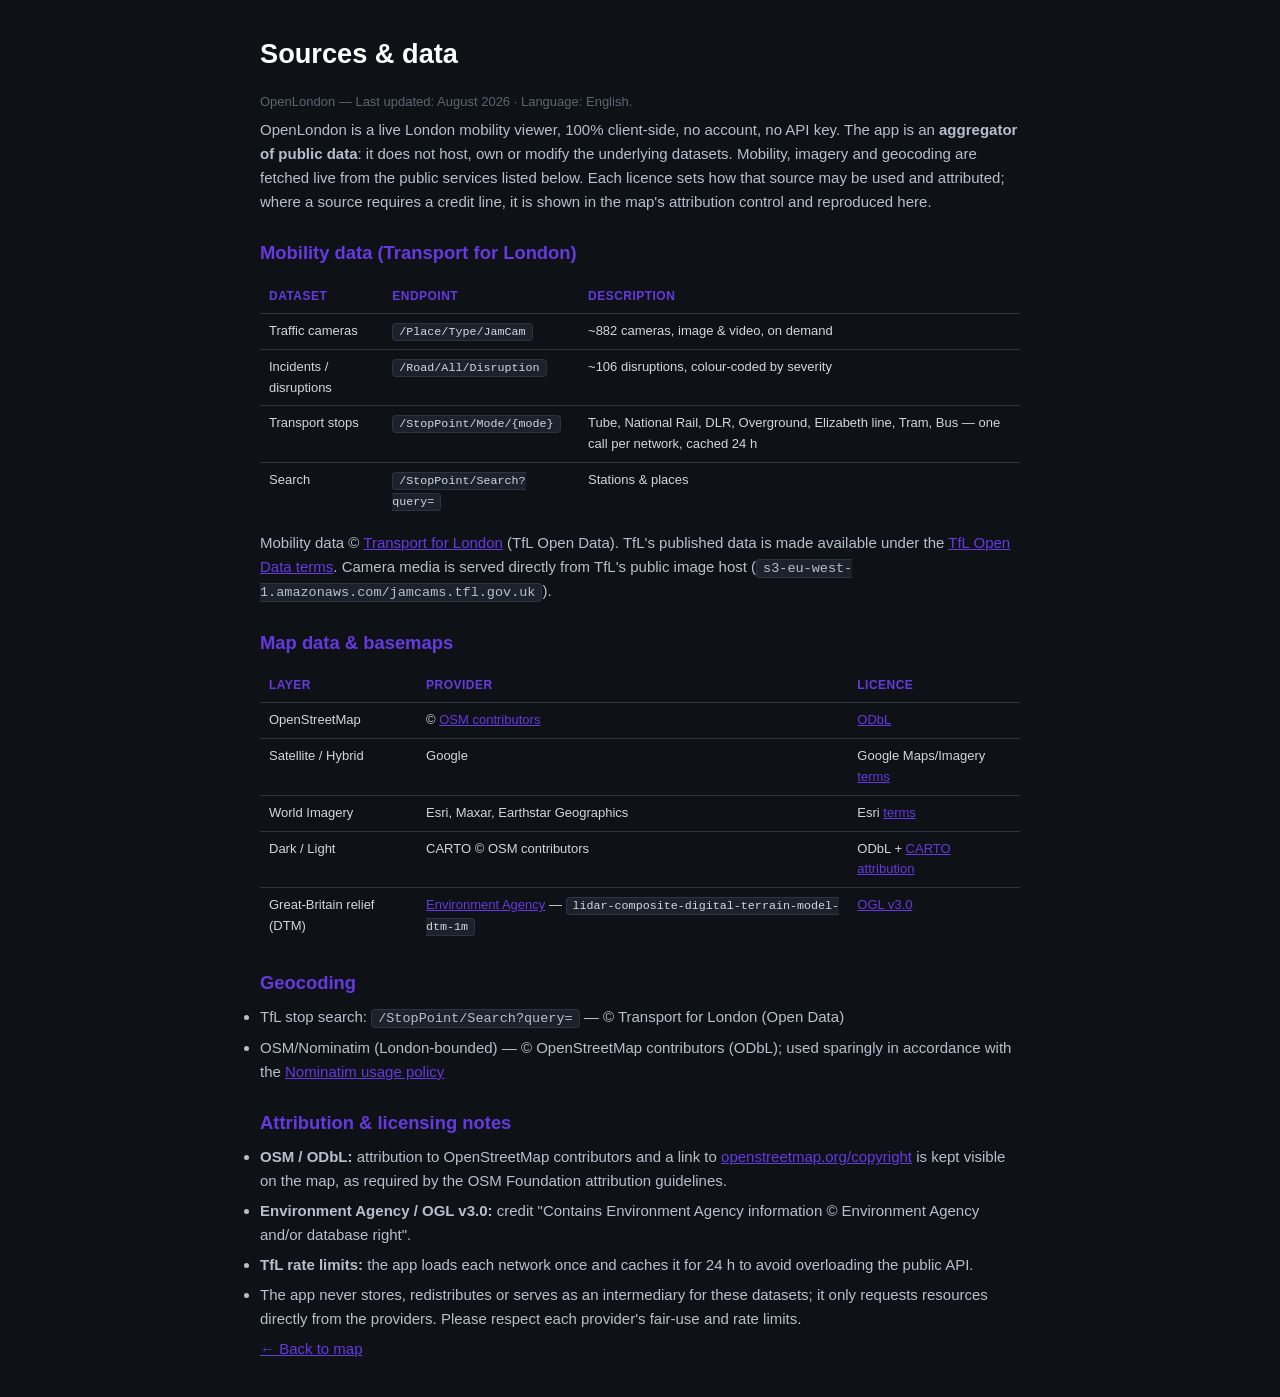
<file: data.html>
<!DOCTYPE html>
<html lang="en">
<head>
  <meta charset="UTF-8">
  <meta name="viewport" content="width=device-width, initial-scale=1.0">
  <title>OpenLondon · Sources & data</title>
  <link rel="stylesheet" href="css/simple.css">
</head>
<body>
<main>
  <h1>Sources &amp; data</h1>
  <p class="meta">OpenLondon — Last updated: August 2026 · Language: English.</p>

  <p>OpenLondon is a live London mobility viewer, 100% client-side, no account, no API key. The app is an <strong>aggregator of public data</strong>: it does not host, own or modify the underlying datasets. Mobility, imagery and geocoding are fetched live from the public services listed below. Each licence sets how that source may be used and attributed; where a source requires a credit line, it is shown in the map's attribution control and reproduced here.</p>

  <h2>Mobility data (Transport for London)</h2>
  <table>
    <tr><th>Dataset</th><th>Endpoint</th><th>Description</th></tr>
    <tr><td>Traffic cameras</td><td><code>/Place/Type/JamCam</code></td><td>~882 cameras, image &amp; video, on demand</td></tr>
    <tr><td>Incidents / disruptions</td><td><code>/Road/All/Disruption</code></td><td>~106 disruptions, colour-coded by severity</td></tr>
    <tr><td>Transport stops</td><td><code>/StopPoint/Mode/{mode}</code></td><td>Tube, National Rail, DLR, Overground, Elizabeth line, Tram, Bus — one call per network, cached 24 h</td></tr>
    <tr><td>Search</td><td><code>/StopPoint/Search?query=</code></td><td>Stations &amp; places</td></tr>
  </table>
  <p>Mobility data © <a href="https://tfl.gov.uk/info-for/open-data-users/" target="_blank" rel="noopener">Transport for London</a> (TfL Open Data). TfL's published data is made available under the <a href="https://tfl.gov.uk/info-for/open-data-users/our-open-data" target="_blank" rel="noopener">TfL Open Data terms</a>. Camera media is served directly from TfL's public image host (<code>s3-eu-west-1.amazonaws.com/jamcams.tfl.gov.uk</code>).</p>

  <h2>Map data &amp; basemaps</h2>
  <table>
    <tr><th>Layer</th><th>Provider</th><th>Licence</th></tr>
    <tr><td>OpenStreetMap</td><td>© <a href="https://www.openstreetmap.org/copyright" target="_blank" rel="noopener">OSM contributors</a></td><td><a href="https://opendatacommons.org/licenses/odbl/" target="_blank" rel="noopener">ODbL</a></td></tr>
    <tr><td>Satellite / Hybrid</td><td>Google</td><td>Google Maps/Imagery <a href="https://www.google.com/permissions/geoguidelines/" target="_blank" rel="noopener">terms</a></td></tr>
    <tr><td>World Imagery</td><td>Esri, Maxar, Earthstar Geographics</td><td>Esri <a href="https://www.esri.com/en-us/legal/terms" target="_blank" rel="noopener">terms</a></td></tr>
    <tr><td>Dark / Light</td><td>CARTO © OSM contributors</td><td>ODbL + <a href="https://carto.com/attributions" target="_blank" rel="noopener">CARTO attribution</a></td></tr>
    <tr><td>Great-Britain relief (DTM)</td><td><a href="https://environment.data.gov.uk/" target="_blank" rel="noopener">Environment Agency</a> — <code>lidar-composite-digital-terrain-model-dtm-1m</code></td><td><a href="https://www.nationalarchives.gov.uk/doc/open-government-licence/version/3/" target="_blank" rel="noopener">OGL v3.0</a></td></tr>
  </table>

  <h2>Geocoding</h2>
  <ul>
    <li>TfL stop search: <code>/StopPoint/Search?query=</code> — © Transport for London (Open Data)</li>
    <li>OSM/Nominatim (London-bounded) — © OpenStreetMap contributors (ODbL); used sparingly in accordance with the <a href="https://operations.osmfoundation.org/policies/nominatim/" target="_blank" rel="noopener">Nominatim usage policy</a></li>
  </ul>

  <h2>Attribution &amp; licensing notes</h2>
  <ul>
    <li><strong>OSM / ODbL:</strong> attribution to OpenStreetMap contributors and a link to <a href="https://www.openstreetmap.org/copyright" target="_blank" rel="noopener">openstreetmap.org/copyright</a> is kept visible on the map, as required by the OSM Foundation attribution guidelines.</li>
    <li><strong>Environment Agency / OGL v3.0:</strong> credit "Contains Environment Agency information © Environment Agency and/or database right".</li>
    <li><strong>TfL rate limits:</strong> the app loads each network once and caches it for 24 h to avoid overloading the public API.</li>
    <li>The app never stores, redistributes or serves as an intermediary for these datasets; it only requests resources directly from the providers. Please respect each provider's fair-use and rate limits.</li>
  </ul>

  <p><a href="index.html">← Back to map</a></p>
</main>
</body>
</html>
</file>
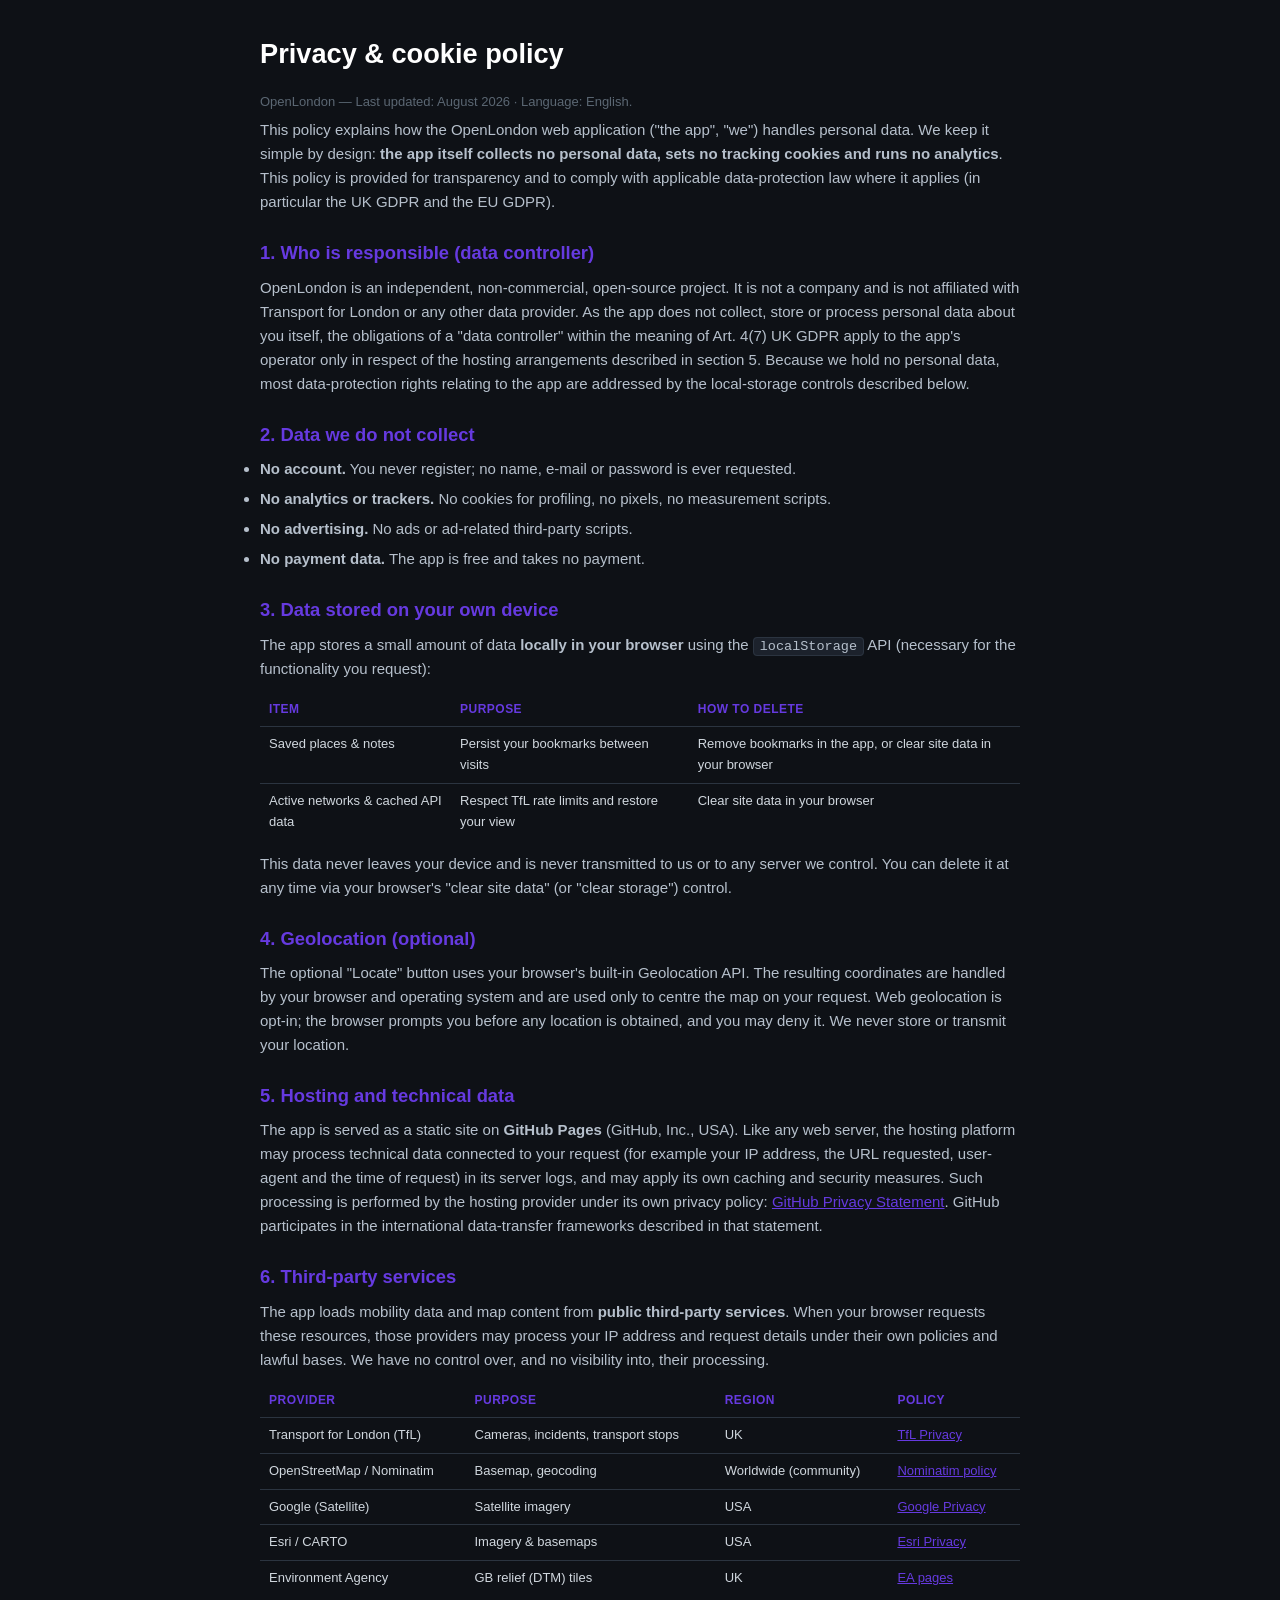
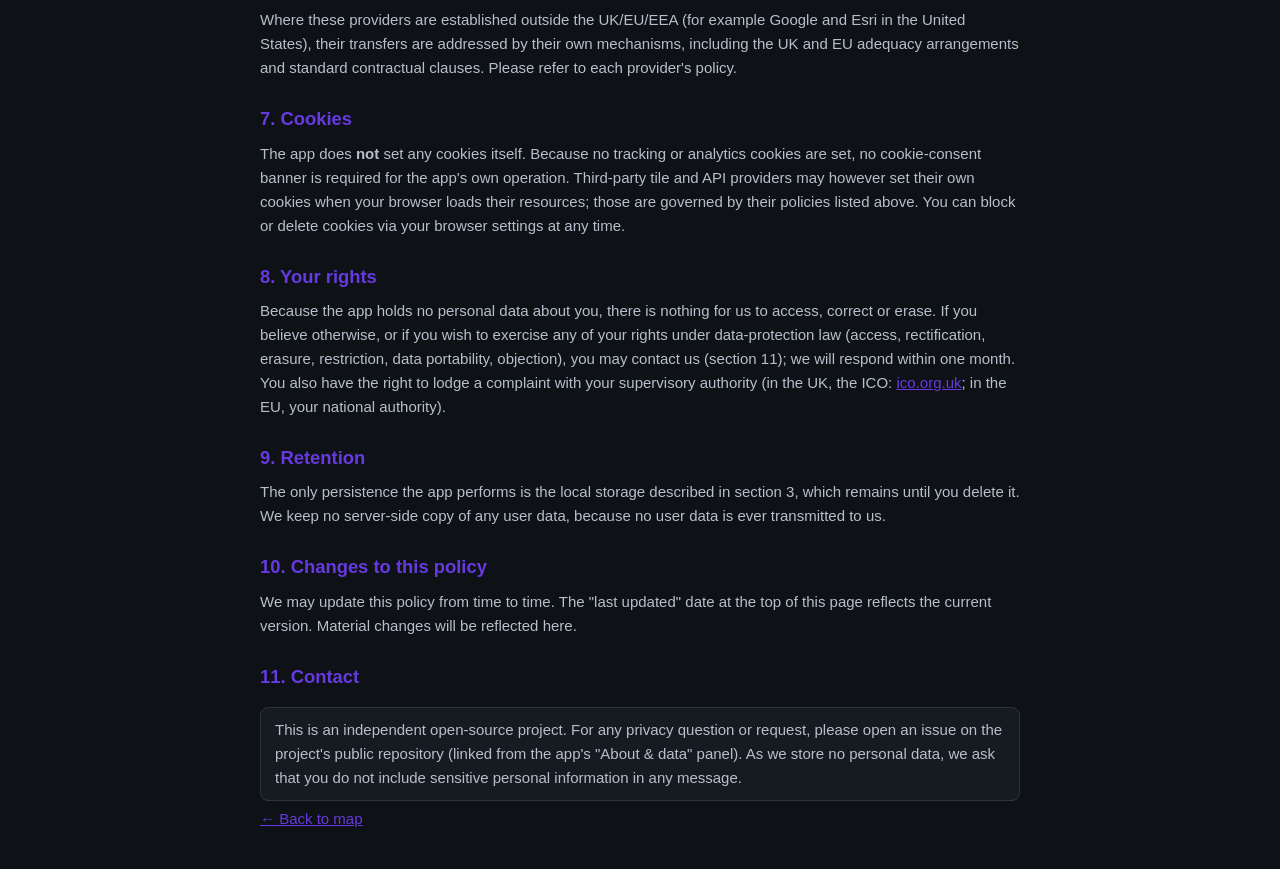
<file: privacy.html>
<!DOCTYPE html>
<html lang="en">
<head>
  <meta charset="UTF-8">
  <meta name="viewport" content="width=device-width, initial-scale=1.0">
  <title>OpenLondon · Privacy policy</title>
  <link rel="stylesheet" href="css/simple.css">
</head>
<body>
<main>
  <h1>Privacy &amp; cookie policy</h1>
  <p class="meta">OpenLondon — Last updated: August 2026 · Language: English.</p>

  <p>This policy explains how the OpenLondon web application ("the app", "we") handles personal data. We keep it simple by design: <strong>the app itself collects no personal data, sets no tracking cookies and runs no analytics</strong>. This policy is provided for transparency and to comply with applicable data-protection law where it applies (in particular the UK GDPR and the EU GDPR).</p>

  <h2>1. Who is responsible (data controller)</h2>
  <p>OpenLondon is an independent, non-commercial, open-source project. It is not a company and is not affiliated with Transport for London or any other data provider. As the app does not collect, store or process personal data about you itself, the obligations of a "data controller" within the meaning of Art.&nbsp;4(7) UK GDPR apply to the app's operator only in respect of the hosting arrangements described in section&nbsp;5. Because we hold no personal data, most data-protection rights relating to the app are addressed by the local-storage controls described below.</p>

  <h2>2. Data we do not collect</h2>
  <ul>
    <li><strong>No account.</strong> You never register; no name, e-mail or password is ever requested.</li>
    <li><strong>No analytics or trackers.</strong> No cookies for profiling, no pixels, no measurement scripts.</li>
    <li><strong>No advertising.</strong> No ads or ad-related third-party scripts.</li>
    <li><strong>No payment data.</strong> The app is free and takes no payment.</li>
  </ul>

  <h2>3. Data stored on your own device</h2>
  <p>The app stores a small amount of data <strong>locally in your browser</strong> using the <code>localStorage</code> API (necessary for the functionality you request):</p>
  <table>
    <tr><th>Item</th><th>Purpose</th><th>How to delete</th></tr>
    <tr><td>Saved places &amp; notes</td><td>Persist your bookmarks between visits</td><td>Remove bookmarks in the app, or clear site data in your browser</td></tr>
    <tr><td>Active networks &amp; cached API data</td><td>Respect TfL rate limits and restore your view</td><td>Clear site data in your browser</td></tr>
  </table>
  <p>This data never leaves your device and is never transmitted to us or to any server we control. You can delete it at any time via your browser's "clear site data" (or "clear storage") control.</p>

  <h2>4. Geolocation (optional)</h2>
  <p>The optional "Locate" button uses your browser's built-in Geolocation API. The resulting coordinates are handled by your browser and operating system and are used only to centre the map on your request. Web geolocation is opt-in; the browser prompts you before any location is obtained, and you may deny it. We never store or transmit your location.</p>

  <h2>5. Hosting and technical data</h2>
  <p>The app is served as a static site on <strong>GitHub Pages</strong> (GitHub, Inc., USA). Like any web server, the hosting platform may process technical data connected to your request (for example your IP address, the URL requested, user-agent and the time of request) in its server logs, and may apply its own caching and security measures. Such processing is performed by the hosting provider under its own privacy policy: <a href="https://docs.github.com/en/site-policy/privacy-policies" target="_blank" rel="noopener">GitHub Privacy Statement</a>. GitHub participates in the international data-transfer frameworks described in that statement.</p>

  <h2>6. Third-party services</h2>
  <p>The app loads mobility data and map content from <strong>public third-party services</strong>. When your browser requests these resources, those providers may process your IP address and request details under their own policies and lawful bases. We have no control over, and no visibility into, their processing.</p>
  <table>
    <tr><th>Provider</th><th>Purpose</th><th>Region</th><th>Policy</th></tr>
    <tr><td>Transport for London (TfL)</td><td>Cameras, incidents, transport stops</td><td>UK</td><td><a href="https://tfl.gov.uk/corporate/privacy-and-cookies/" target="_blank" rel="noopener">TfL Privacy</a></td></tr>
    <tr><td>OpenStreetMap / Nominatim</td><td>Basemap, geocoding</td><td>Worldwide (community)</td><td><a href="https://operations.osmfoundation.org/policies/nominatim/" target="_blank" rel="noopener">Nominatim policy</a></td></tr>
    <tr><td>Google (Satellite)</td><td>Satellite imagery</td><td>USA</td><td><a href="https://policies.google.com/privacy" target="_blank" rel="noopener">Google Privacy</a></td></tr>
    <tr><td>Esri / CARTO</td><td>Imagery &amp; basemaps</td><td>USA</td><td><a href="https://www.esri.com/en-us/privacy/overview" target="_blank" rel="noopener">Esri Privacy</a></td></tr>
    <tr><td>Environment Agency</td><td>GB relief (DTM) tiles</td><td>UK</td><td><a href="https://environment.data.gov.uk/" target="_blank" rel="noopener">EA pages</a></td></tr>
  </table>
  <p>Where these providers are established outside the UK/EU/EEA (for example Google and Esri in the United States), their transfers are addressed by their own mechanisms, including the UK and EU adequacy arrangements and standard contractual clauses. Please refer to each provider's policy.</p>

  <h2>7. Cookies</h2>
  <p>The app does <strong>not</strong> set any cookies itself. Because no tracking or analytics cookies are set, no cookie-consent banner is required for the app's own operation. Third-party tile and API providers may however set their own cookies when your browser loads their resources; those are governed by their policies listed above. You can block or delete cookies via your browser settings at any time.</p>

  <h2>8. Your rights</h2>
  <p>Because the app holds no personal data about you, there is nothing for us to access, correct or erase. If you believe otherwise, or if you wish to exercise any of your rights under data-protection law (access, rectification, erasure, restriction, data portability, objection), you may contact us (section&nbsp;11); we will respond within one month. You also have the right to lodge a complaint with your supervisory authority (in the UK, the ICO: <a href="https://ico.org.uk" target="_blank" rel="noopener">ico.org.uk</a>; in the EU, your national authority).</p>

  <h2>9. Retention</h2>
  <p>The only persistence the app performs is the local storage described in section&nbsp;3, which remains until you delete it. We keep no server-side copy of any user data, because no user data is ever transmitted to us.</p>

  <h2>10. Changes to this policy</h2>
  <p>We may update this policy from time to time. The "last updated" date at the top of this page reflects the current version. Material changes will be reflected here.</p>

  <h2>11. Contact</h2>
  <p class="contact">This is an independent open-source project. For any privacy question or request, please open an issue on the project's public repository (linked from the app's "About &amp; data" panel). As we store no personal data, we ask that you do not include sensitive personal information in any message.</p>

  <p><a href="index.html">← Back to map</a></p>
</main>
</body>
</html>
</file>
<file: css/simple.css>
* { margin: 0; padding: 0; box-sizing: border-box; }
body {
  font-family: 'Inter', -apple-system, "Segoe UI", sans-serif;
  background: #0e1116; color: #d0d7de;
  font-size: 15px; line-height: 1.6;
  padding: 32px 16px;
}
main { max-width: 760px; margin: 0 auto; }
h1 { font-size: 1.7rem; margin-bottom: 16px; color: #fff; }
h2 { font-size: 1.15rem; margin: 24px 0 8px; color: #663AE0; }
p, li { margin: 6px 0; color: #b6c0cc; }
code {
  background: #1c222c; border: 1px solid #2b3440;
  padding: 1px 6px; border-radius: 4px; font-size: 0.9em;
}
a { color: #663AE0; }
.badge {
  display: inline-block; background: #663AE0; color: #fff;
  font-size: 11px; font-weight: 600; padding: 2px 8px; border-radius: 10px;
}
.meta { color: #5b6773; font-size: 13px; }
h3 { font-size: 1.02rem; margin: 20px 0 6px; color: #fff; }
table { width: 100%; border-collapse: collapse; margin: 12px 0; font-size: 13px; }
th, td { text-align: left; padding: 7px 9px; border-bottom: 1px solid #2b3440; vertical-align: top; }
th { color: #663AE0; font-size: 12px; text-transform: uppercase; letter-spacing: .04em; }
tr:last-child td { border-bottom: none; }
small { color: #5b6773; font-size: 12px; }
.contact { background: #161b22; border: 1px solid #2b3440; border-radius: 8px; padding: 10px 14px; margin-top: 16px; }
</file>
